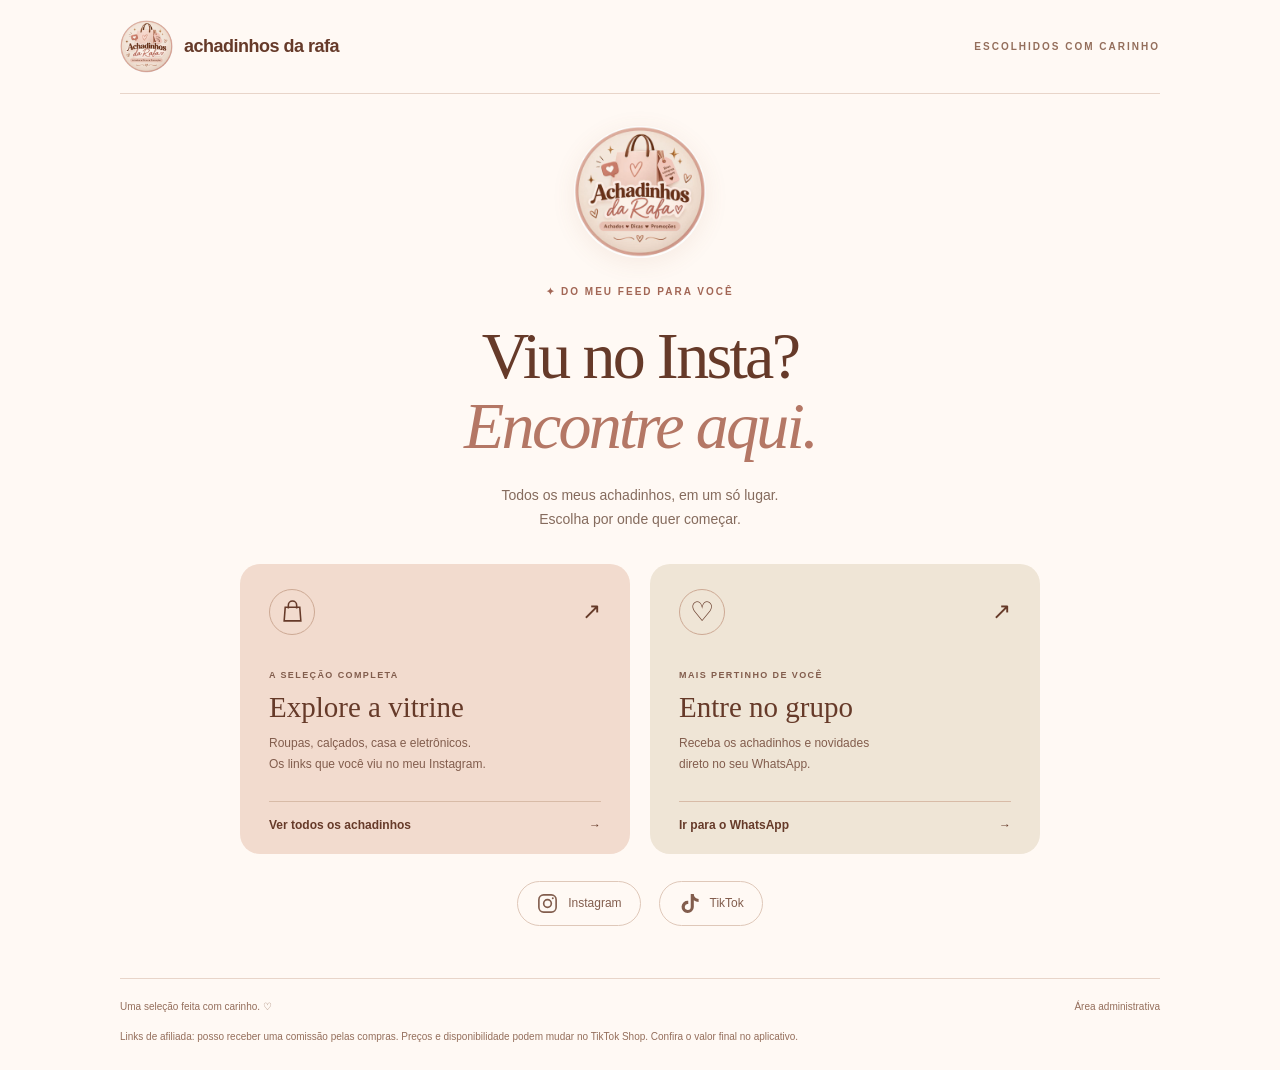
<file: index.html>
<!doctype html><html lang="pt-BR"><head><meta charset="UTF-8"><meta name="viewport" content="width=device-width,initial-scale=1"><meta name="theme-color" content="#ad6d5e"><meta name="description" content="Os achadinhos da Rafa que você viu no Instagram. Roupas, calçados, casa e eletrônicos com links para o TikTok Shop."><title>Achadinhos da Rafa</title><link rel="icon" href="favicon.svg"><link rel="stylesheet" href="style.css"><script src="config.js" defer></script><script src="app.js" defer></script></head><body>
<main><header class="topbar"><a href="index.html" class="brand"><img class="brandlogo" src="assets/identidade-rafa.jpeg" alt="">achadinhos da rafa</a><span class="topnote">ESCOLHIDOS COM CARINHO</span></header>
<section id="home" class="welcome"><img class="profilelogo" src="assets/identidade-rafa.jpeg" alt="Achadinhos da Rafa — Achados, dicas e promoções"><span class="eyebrow">✦ DO MEU FEED PARA VOCÊ</span><h1>Viu no Insta?<br><em>Encontre aqui.</em></h1><p>Todos os meus achadinhos, em um só lugar.<br>Escolha por onde quer começar.</p><div class="entrycards"><a href="#vitrine" class="entry shop"><div class="cardtop"><span class="iconbox" aria-hidden="true"><svg viewBox="0 0 24 24" width="25" height="25" fill="none" stroke="currentColor" stroke-width="1.5"><path d="M5 8h14l1 13H4zM8 9V6a4 4 0 0 1 8 0v3"/></svg></span><span aria-hidden="true">↗</span></div><div><span class="eyebrow">A SELEÇÃO COMPLETA</span><h2>Explore a vitrine</h2><p>Roupas, calçados, casa e eletrônicos.<br>Os links que você viu no meu Instagram.</p></div><span class="cardbottom">Ver todos os achadinhos <span>→</span></span></a><a data-whatsapp target="_blank" rel="noopener noreferrer" class="entry whatsapp"><div class="cardtop"><span class="iconbox">♡</span><span aria-hidden="true">↗</span></div><div><span class="eyebrow">MAIS PERTINHO DE VOCÊ</span><h2>Entre no grupo</h2><p>Receba os achadinhos e novidades<br>direto no seu WhatsApp.</p></div><span class="cardbottom">Ir para o WhatsApp <span>→</span></span></a></div><nav class="sociallinks" aria-label="Siga a Rafa nas redes sociais"><a data-social="instagram" hidden target="_blank" rel="noopener noreferrer" aria-label="Instagram da Rafa — abre em nova aba"><svg viewBox="0 0 24 24" width="23" height="23" fill="none" stroke="currentColor" stroke-width="1.7" aria-hidden="true"><rect x="3" y="3" width="18" height="18" rx="5"/><circle cx="12" cy="12" r="4"/><circle cx="17.5" cy="6.5" r="1" fill="currentColor" stroke="none"/></svg><span>Instagram</span></a><a data-social="tiktok" hidden target="_blank" rel="noopener noreferrer" aria-label="TikTok da Rafa — abre em nova aba"><svg viewBox="0 0 24 24" width="23" height="23" fill="currentColor" aria-hidden="true"><path d="M16.5 2h-3.2v13.6a3.1 3.1 0 1 1-2.6-3.1V9.2a6.4 6.4 0 1 0 5.8 6.4V8.7a8.3 8.3 0 0 0 5 1.7V7.2a5.1 5.1 0 0 1-5-5.2Z"/></svg><span>TikTok</span></a></nav></section>
<section id="catalog" hidden><div class="pagehead"><a href="#" class="back">← Voltar ao início</a><div class="headingrow"><div><span class="eyebrow">SEUS FAVORITOS DO FEED</span><h1>A vitrine da Rafa<span class="star">✦</span></h1></div><a data-whatsapp class="secondary" target="_blank" rel="noopener noreferrer">Grupo no WhatsApp ↗</a></div><p>Escolha a categoria e encontre seu próximo achadinho.</p></div><nav id="filters" class="filters" aria-label="Filtrar produtos"><a href="#vitrine" data-category="todos">Todos</a><a href="#vitrine/roupas" data-category="roupas">Roupas</a><a href="#vitrine/calcados" data-category="calcados">Calçados</a><a href="#vitrine/casa" data-category="casa">Casa</a><a href="#vitrine/eletronicos" data-category="eletronicos">Eletrônicos</a></nav><p id="catalog-status" role="status"></p><div id="products" class="productgrid"></div><button id="retry" class="secondary" hidden>Tentar novamente</button></section>
<footer><span>Uma seleção feita com carinho. ♡</span><a href="admin.html">Área administrativa</a><small>Links de afiliada: posso receber uma comissão pelas compras. Preços e disponibilidade podem mudar no TikTok Shop. Confira o valor final no aplicativo.</small></footer></main><noscript>Ative o JavaScript para acessar os produtos da vitrine.</noscript></body></html>
</file>
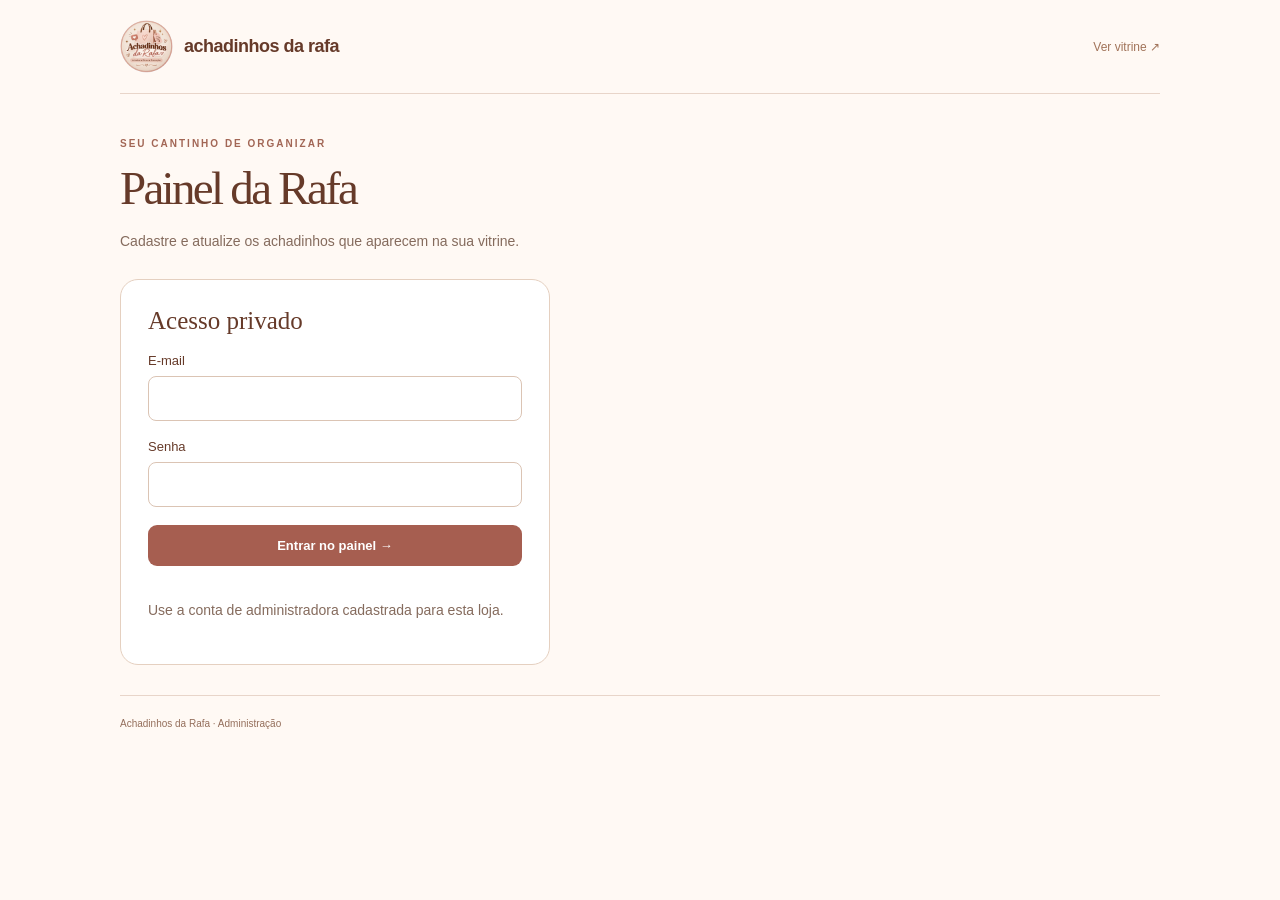
<file: admin.html>
<!doctype html><html lang="pt-BR"><head><meta charset="UTF-8"><meta name="viewport" content="width=device-width,initial-scale=1"><meta name="robots" content="noindex,nofollow"><title>Painel | Achadinhos da Rafa</title><link rel="icon" href="favicon.svg"><link rel="stylesheet" href="style.css"><script src="config.js" defer></script><script src="app.js" defer></script></head><body><main><header class="topbar"><a href="index.html" class="brand"><img class="brandlogo" src="assets/identidade-rafa.jpeg" alt="">achadinhos da rafa</a><a class="back" href="index.html#vitrine">Ver vitrine ↗</a></header><section class="pagehead"><span class="eyebrow">SEU CANTINHO DE ORGANIZAR</span><h1>Painel da Rafa</h1><p>Cadastre e atualize os achadinhos que aparecem na sua vitrine.</p></section><p id="admin-status" class="message" role="status" hidden></p>
<form id="login-form" class="adminform"><h2>Acesso privado</h2><label>E-mail<input name="email" type="email" autocomplete="username" required></label><label>Senha<input name="password" type="password" autocomplete="current-password" required minlength="6"></label><button class="primary" type="submit">Entrar no painel →</button><p>Use a conta de administradora cadastrada para esta loja.</p></form>
<section id="admin-panel" hidden><div class="adminheading"><h2 class="adminsection">Seus produtos</h2><button id="logout" class="secondary">Sair da conta</button></div><form id="category-form" class="adminform"><h2>Categorias</h2><div id="category-list" class="formactions" aria-label="Categorias existentes"></div><label>Nome da nova categoria<input name="category_name" maxlength="60" required placeholder="Ex.: Beleza e cuidados"></label><button type="submit" class="primary">Adicionar categoria</button><p id="category-status" role="status" hidden></p></form><div class="admincolumns"><form id="product-form" class="adminform"><h2 id="form-title">Novo achadinho</h2><input name="id" type="hidden"><label>Nome do produto<input name="name" required maxlength="140" placeholder="Ex.: Vestido midi canelado"></label><label>Categoria<select name="category" required><option value="">Selecione</option><option value="roupas">Roupas</option><option value="calcados">Calçados</option><option value="casa">Casa</option><option value="eletronicos">Eletrônicos</option></select></label><label>Preço em reais<input name="price" type="number" min="0.01" max="999999.99" step="0.01" required placeholder="39,99" inputmode="decimal"></label><label>Seu link de afiliada no TikTok<input name="url" type="url" required placeholder="https://vt.tiktok.com/…"></label><label>Enviar foto do produto<input name="photo" type="file" accept="image/jpeg,image/png,image/webp"></label><span class="hint">JPG, PNG ou WebP, até 5 MB. Você também pode usar um link abaixo.</span><label>Ou link da foto<input name="image_url" type="url" placeholder="https://…"></label><div class="formactions"><button type="submit" class="primary">Salvar produto</button><button type="button" id="cancel-edit" class="secondary" hidden>Cancelar edição</button></div></form><div><p id="product-count"></p><div id="admin-products"></div></div></div></section>
<dialog id="delete-dialog"><h2>Excluir este achadinho?</h2><p id="delete-name"></p><p>Ele deixará de aparecer na vitrine.</p><div class="formactions"><button id="cancel-delete" class="secondary">Cancelar</button><button id="confirm-delete" class="primary">Excluir produto</button></div></dialog><footer><span>Achadinhos da Rafa · Administração</span></footer></main></body></html>
</file>
<file: style.css>
:root{color-scheme:light;--paper:#fbf8f3;--ink:#343b31;--green:#46543e;--muted:#76796e}*{box-sizing:border-box}[hidden]{display:none!important}body{margin:0;background:var(--paper);color:var(--ink);font-family:Arial,Helvetica,sans-serif}a{color:inherit;text-decoration:none}button,input,select{font:inherit}button,a,input,select{-webkit-tap-highlight-color:transparent}a:focus-visible,button:focus-visible,input:focus-visible,select:focus-visible{outline:3px solid #9e844d;outline-offset:4px}button,a{touch-action:manipulation}button{cursor:pointer}button:disabled{opacity:.5;cursor:wait}main{max-width:1120px;margin:auto;padding:0 40px}.topbar{height:94px;display:flex;align-items:center;justify-content:space-between;border-bottom:1px solid #dedfd4}.brand{font-weight:700;display:flex;gap:11px;align-items:center;font-size:18px;letter-spacing:-.5px}.brandmark{font:italic 33px Georgia,serif;width:43px;height:43px;border:1px solid #b9bca9;border-radius:50%;display:grid;place-items:center;position:relative}.brandmark span{position:absolute;font-size:15px;right:-5px;top:-4px;color:#9f8656;background:var(--paper)}.topnote,.eyebrow{font-size:10px;letter-spacing:2px;font-weight:700}.topnote{color:#818573}.welcome{max-width:800px;margin:52px auto 0;text-align:center}.welcome>.eyebrow{color:#737e5f}h1{font:400 66px/1.06 Georgia,serif;letter-spacing:-2.7px;margin:22px 0}h1 em{color:#708060;font-weight:400}p{color:var(--muted);font-size:14px;line-height:1.75}.entrycards{display:grid;grid-template-columns:1fr 1fr;gap:20px;margin-top:32px;text-align:left}.entry{border-radius:20px;padding:25px 29px 22px;min-height:290px;display:flex;flex-direction:column;justify-content:space-between;transition:transform .2s,box-shadow .2s}.entry:hover{transform:translateY(-4px);box-shadow:0 12px 25px #394c390b}.shop{background:#eae7dc}.whatsapp{background:#e0e8d8}.cardtop{display:flex;justify-content:space-between;align-items:center;margin-bottom:26px;font-size:23px}.iconbox{width:46px;height:46px;display:grid;place-items:center;border:1px solid #b6beaa;border-radius:50%;font-size:27px}.entry .eyebrow{font-size:9px;letter-spacing:1.4px;color:#666e55}.entry h2{font:29px Georgia,serif;margin:9px 0}.entry p{font-size:12px;margin:0 0 22px;color:#68705e}.cardbottom{border-top:1px solid #c8cdbb;padding-top:16px;font-size:12px;font-weight:700;display:flex;justify-content:space-between}.categoryline{display:flex;justify-content:center;gap:23px;padding:29px 0;font-size:11px;color:#707964}footer{border-top:1px solid #dedfd4;margin-top:25px;padding:22px 0 25px;display:flex;justify-content:space-between;flex-wrap:wrap;font-size:10px;color:#777d6b;gap:17px}footer small{width:100%;font-size:10px;line-height:1.6}.pagehead{margin:44px 0 26px}.pagehead .eyebrow{display:block;margin-top:27px;color:#758065}.pagehead h1{font-size:47px;margin:15px 0}.back{font-size:12px;color:#69735c}.headingrow{display:flex;align-items:center;justify-content:space-between;gap:20px}.headingrow .secondary{margin-top:30px}.star{font:24px Arial;color:#a58d5f;vertical-align:top;margin-left:13px}.filters{display:flex;flex-wrap:wrap;gap:9px;margin:23px 0}.filters a{border:1px solid #d6ddca;border-radius:30px;padding:12px 21px;font-size:12px}.filters a[aria-current=true]{background:var(--green);color:white;border-color:var(--green)}.productgrid{display:grid;grid-template-columns:repeat(3,minmax(0,1fr));gap:22px;min-height:100px}.product{overflow:hidden;border:1px solid #e2e0d6;border-radius:18px;background:white}.product img{display:block;width:100%;aspect-ratio:4/5;object-fit:cover;background:#e9ecdf}.productbody{padding:20px}.product h2{font-size:17px;line-height:1.4;margin:8px 0;overflow-wrap:anywhere}.product strong{display:block;font-size:22px;margin:14px 0}.buy,.primary{display:inline-flex;align-items:center;justify-content:center;gap:10px;background:var(--green);color:white;border:0;border-radius:9px;padding:13px 20px;font-weight:600;font-size:13px}.product .buy{width:100%}.secondary{display:inline-block;border:1px solid #bac2ae;background:transparent;padding:10px 14px;border-radius:9px;font-size:12px}.empty{grid-column:1/-1;text-align:center;border:1px dashed #c9d1ba;border-radius:18px;padding:55px 20px;background:#f1f2e9}.empty h2{font:27px Georgia,serif}.empty p{max-width:350px;margin:15px auto}.empty .emptyicon{font:40px Georgia,serif;color:#83906f}.adminform{display:grid;gap:18px;background:white;padding:27px;border:1px solid #dedfd4;border-radius:18px;max-width:650px;margin-bottom:30px;align-content:start}.adminform h2{font:25px Georgia,serif;margin:0}.adminform label{display:grid;gap:8px;font-size:13px}.adminform input,.adminform select{width:100%;border:1px solid #d5d4c9;border-radius:8px;padding:12px;background:white;color:var(--ink);min-height:45px}.adminform input[type=file]{font-size:12px}.hint{font-size:11px;color:#7b806f;line-height:1.5;margin-top:-9px}.message{padding:15px;background:#e8ecdf;border-radius:8px;font-size:13px;line-height:1.6}.message.error{background:#f7e8e2;color:#823e2f}.adminrow{display:flex;gap:11px;align-items:center;border-bottom:1px solid #ddd;padding:17px 0;flex-wrap:wrap}.adminrow img{height:60px;width:48px;object-fit:cover;border-radius:7px}.adminrow .iteminfo{flex:1;min-width:100px;font-size:13px;overflow-wrap:anywhere}.adminrow small{display:block;color:#767e6b;margin-top:6px}.adminsection{font:28px Georgia,serif;margin:0}.adminheading{display:flex;justify-content:space-between;align-items:center;margin:35px 0 25px}.admincolumns{display:grid;grid-template-columns:1fr 1fr;gap:35px}.formactions{display:flex;gap:10px;flex-wrap:wrap}dialog{max-width:420px;width:calc(100% - 40px);border:1px solid #c3cab4;border-radius:20px;padding:28px;background:var(--paper);color:var(--ink)}dialog::backdrop{background:#26332370}dialog h2{font:27px Georgia,serif}#login-form{max-width:430px}#catalog-status:empty{display:none}
@media(max-width:650px){main{padding:0 22px}.topbar{height:76px}.topnote{display:none}.brand{font-size:16px}.welcome{margin-top:37px}h1{font-size:53px}.entrycards{grid-template-columns:1fr;gap:15px;margin-top:27px}.entry{min-height:254px;padding:22px 25px}.cardtop{margin-bottom:20px}.categoryline{gap:13px;flex-wrap:wrap}.productgrid{grid-template-columns:repeat(2,minmax(0,1fr));gap:12px}.productbody{padding:12px}.product h2{font-size:14px}.product strong{font-size:19px}.product .buy{font-size:11px;padding:12px 5px}.pagehead h1{font-size:39px}.headingrow{display:block}.headingrow .secondary{margin-top:0}.filters a{padding:10px 13px;font-size:12px}.adminform{padding:21px}.admincolumns{grid-template-columns:1fr;gap:0}.adminrow .iteminfo{min-width:110px}.star{font-size:17px}}
@media(prefers-reduced-motion:reduce){*{transition:none!important;scroll-behavior:auto!important}}

/* Identidade fornecida pela Rafa: rosé, creme e marrom. */
:root{--paper:#fff9f4;--ink:#663a29;--green:#a65e50;--muted:#856b5d}
.brandlogo{width:53px;height:53px;border-radius:50%;object-fit:cover}.profilelogo{width:132px;height:132px;border-radius:50%;object-fit:cover;display:block;margin:0 auto 23px;box-shadow:0 5px 25px #9e634018}
.welcome{margin-top:32px}.welcome>.eyebrow,.pagehead .eyebrow{color:#a26655}h1 em{color:#b47765}.topbar,footer{border-color:#e8d5c9}.topnote,.categoryline,footer{color:#946e5b}.shop{background:#f2dbce}.whatsapp{background:#efe5d6}.entry .eyebrow,.entry p{color:#825d4d}.cardbottom{border-color:#d8bba7}.iconbox{border-color:#cda994}.filters a{border-color:#dfc8b9}.secondary{border-color:#ceb19d}.product{border-color:#ead9cc}.product img{object-fit:contain;background:#fff}.empty{background:#f8eee4;border-color:#dec5af}.empty .emptyicon,.back{color:#a17359}.message{background:#f4e7da}.adminform{border-color:#e5d0c0}.adminform input,.adminform select{border-color:#dbc4b4}.hint,.adminrow small{color:#92735f}.brandmark span{color:#b78354}
@media(max-width:650px){.profilelogo{width:110px;height:110px;margin-bottom:20px}.welcome{margin-top:27px}.brandlogo{width:46px;height:46px}.entry{min-height:244px}}

.sociallinks{display:flex;align-items:center;justify-content:center;gap:18px;padding:27px 0}.sociallinks a{display:inline-flex;align-items:center;justify-content:center;gap:9px;min-height:44px;padding:10px 18px;border:1px solid #dfc8b9;border-radius:999px;color:#825d4d;font-size:12px;transition:background .2s}.sociallinks a:hover{background:#f2dbce}.sociallinks svg{flex-shrink:0}
</file>
